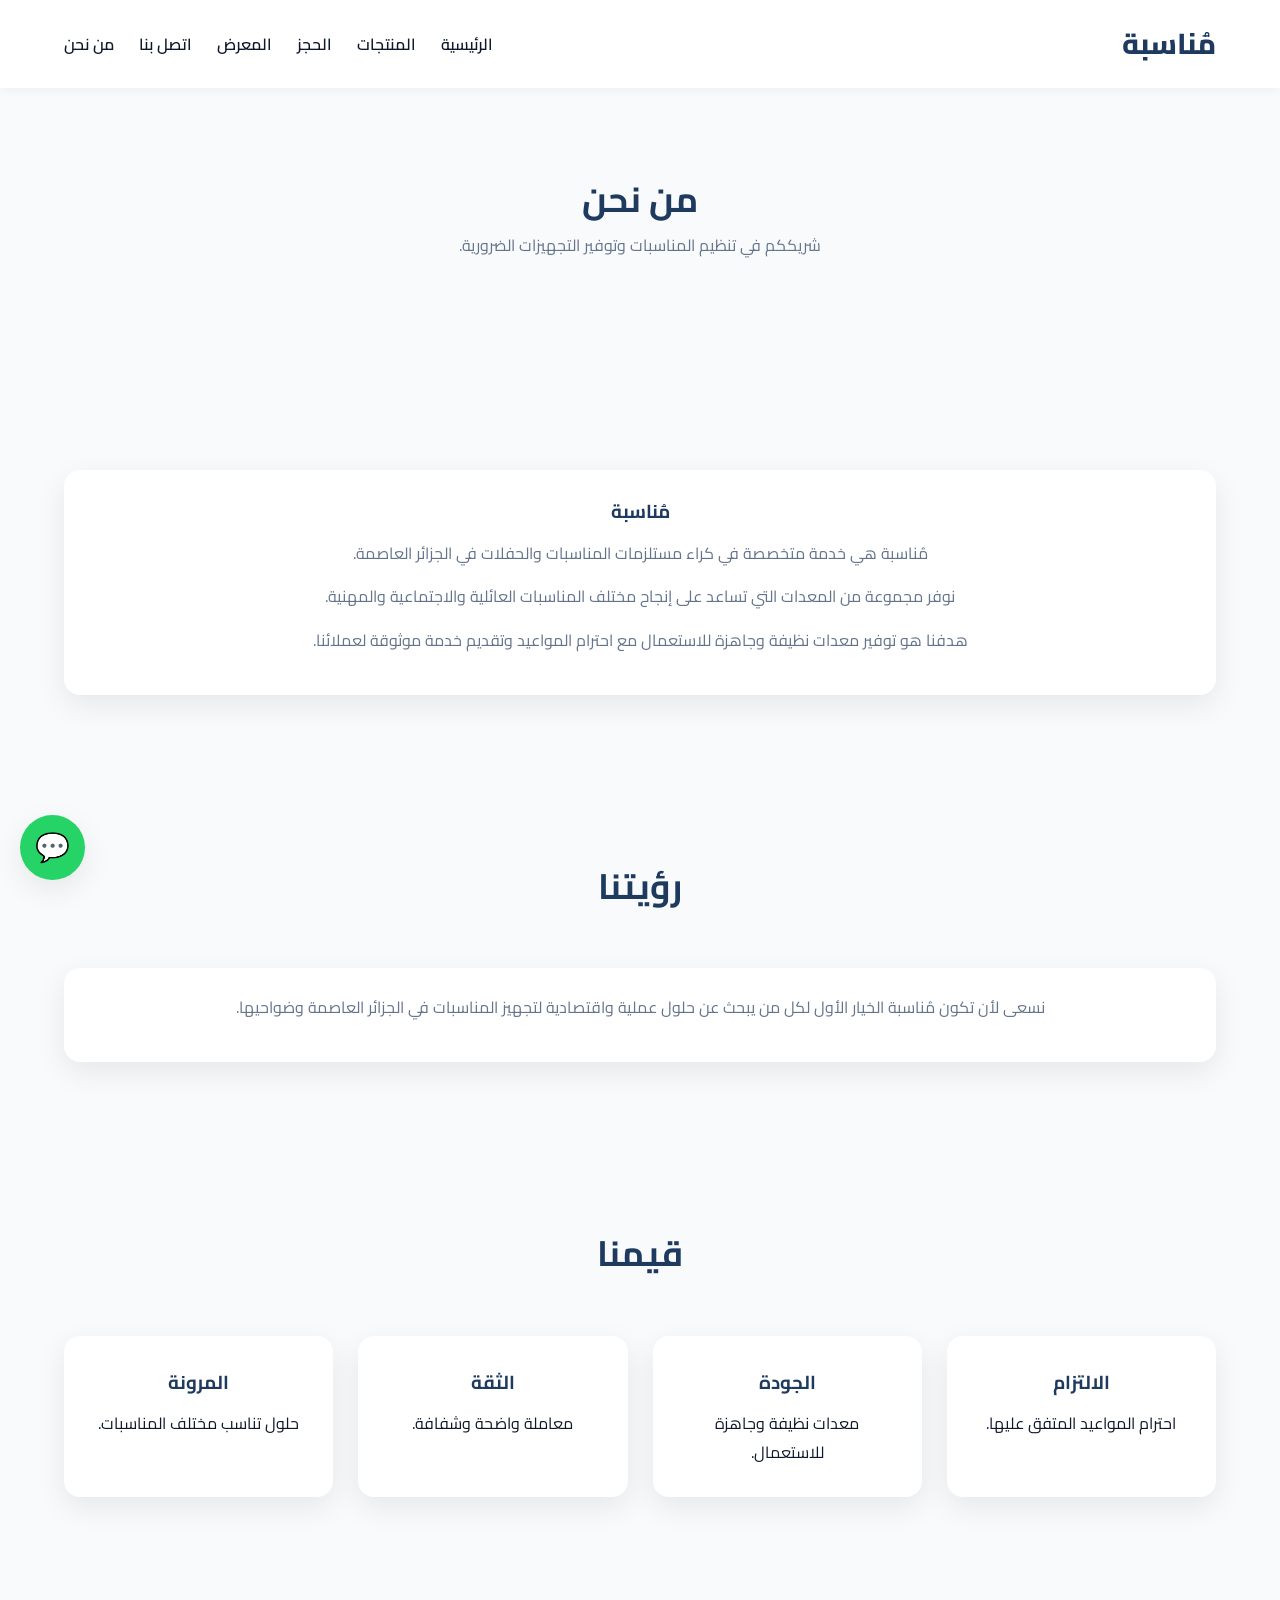
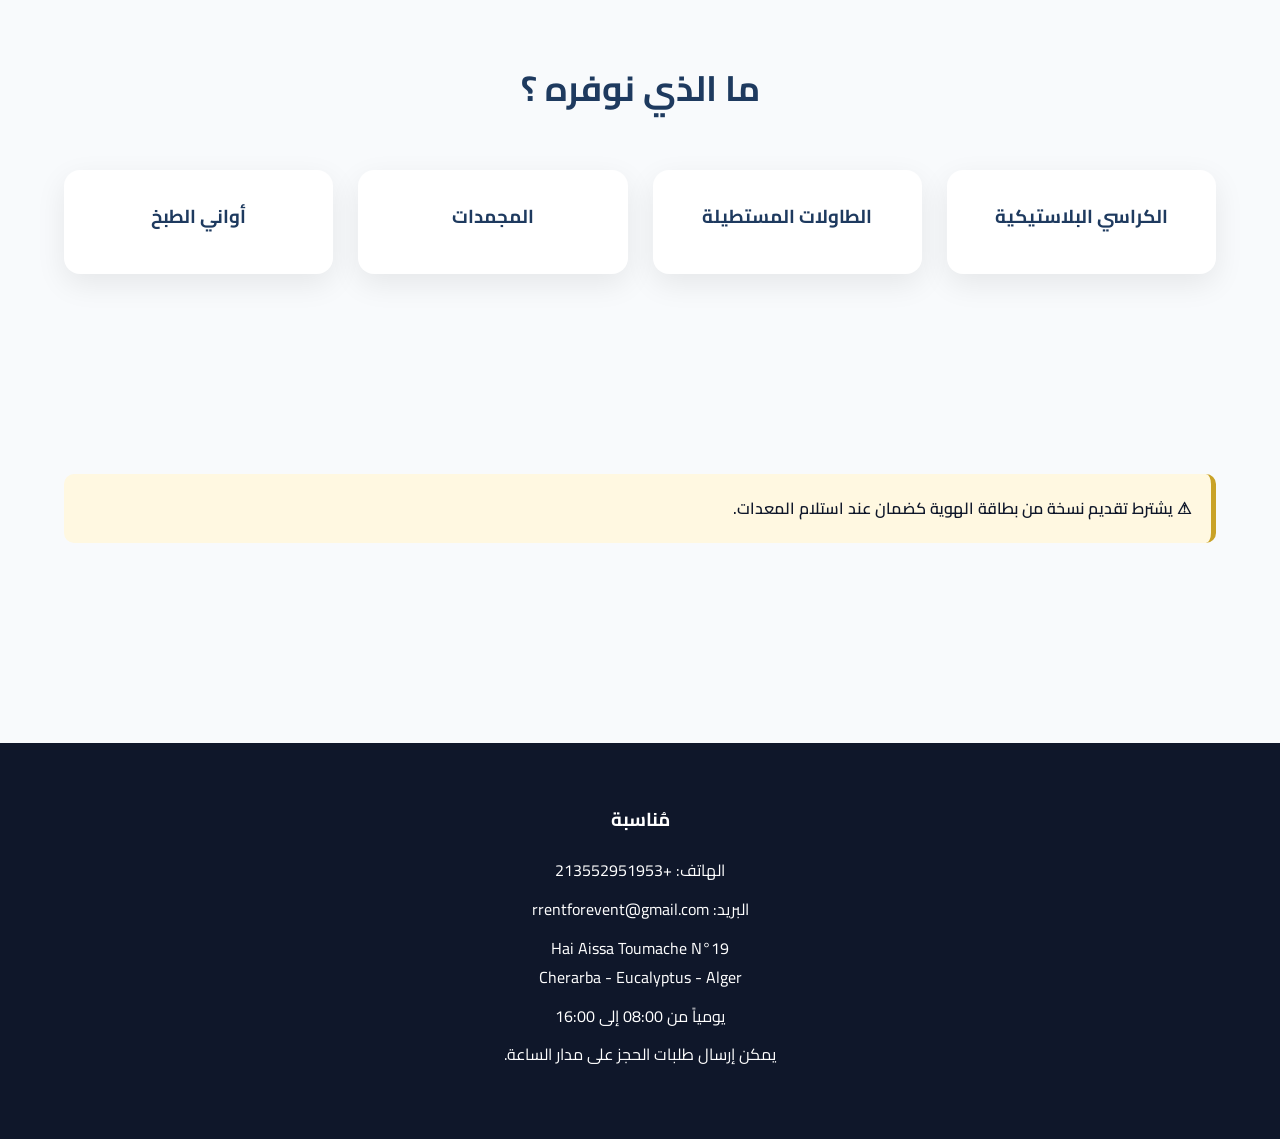
<file: about.html>
<!DOCTYPE html>

<html lang="ar" dir="rtl">

<head>

    <meta charset="UTF-8">

    <meta name="viewport" content="width=device-width, initial-scale=1.0">

    <title>من نحن | مُناسبة</title>

    <meta name="description" content="تعرف على مُناسبة وخدمات كراء مستلزمات المناسبات في الجزائر العاصمة.">

    <link rel="stylesheet" href="style.css">

</head>

<body>

    <!-- NAVBAR -->

    <nav>

        <div class="nav-container">

            <div class="logo">
                مُناسبة
            </div>

            <ul>
                <li><a href="index.html">الرئيسية</a></li>
                <li><a href="products.html">المنتجات</a></li>
                <li><a href="order.html">الحجز</a></li>
                <li><a href="gallery.html">المعرض</a></li>
                <li><a href="contact.html">اتصل بنا</a></li>
                <li><a href="about.html">من نحن</a></li>
            </ul>

        </div>

    </nav>

    <!-- TITLE -->

    <section>

        <div class="container">

            <div class="section-title">

                <h2>من نحن</h2>

                <p>
                    شريككم في تنظيم المناسبات وتوفير التجهيزات الضرورية.
                </p>

            </div>

        </div>

    </section>

    <!-- ABOUT -->

    <section>

        <div class="container">

            <div class="card">

                <div class="card-content">

                    <h3>مُناسبة</h3>

                    <p>

                        مُناسبة هي خدمة متخصصة في كراء مستلزمات
                        المناسبات والحفلات في الجزائر العاصمة.

                    </p>

                    <p>

                        نوفر مجموعة من المعدات التي تساعد
                        على إنجاح مختلف المناسبات العائلية
                        والاجتماعية والمهنية.

                    </p>

                    <p>

                        هدفنا هو توفير معدات نظيفة وجاهزة
                        للاستعمال مع احترام المواعيد
                        وتقديم خدمة موثوقة لعملائنا.

                    </p>

                </div>

            </div>

        </div>

    </section>

    <!-- MISSION -->

    <section>

        <div class="container">

            <div class="section-title">

                <h2>رؤيتنا</h2>

            </div>

            <div class="card">

                <div class="card-content">

                    <p>

                        نسعى لأن تكون مُناسبة الخيار الأول
                        لكل من يبحث عن حلول عملية
                        واقتصادية لتجهيز المناسبات
                        في الجزائر العاصمة وضواحيها.

                    </p>

                </div>

            </div>

        </div>

    </section>

    <!-- VALUES -->

    <section>

        <div class="container">

            <div class="section-title">

                <h2>قيمنا</h2>

            </div>

            <div class="grid">

                <div class="card">

                    <div class="feature">

                        <h3>الالتزام</h3>

                        <p>
                            احترام المواعيد المتفق عليها.
                        </p>

                    </div>

                </div>

                <div class="card">

                    <div class="feature">

                        <h3>الجودة</h3>

                        <p>
                            معدات نظيفة وجاهزة للاستعمال.
                        </p>

                    </div>

                </div>

                <div class="card">

                    <div class="feature">

                        <h3>الثقة</h3>

                        <p>
                            معاملة واضحة وشفافة.
                        </p>

                    </div>

                </div>

                <div class="card">

                    <div class="feature">

                        <h3>المرونة</h3>

                        <p>
                            حلول تناسب مختلف المناسبات.
                        </p>

                    </div>

                </div>

            </div>

        </div>

    </section>

    <!-- PRODUCTS -->

    <section>

        <div class="container">

            <div class="section-title">

                <h2>ما الذي نوفره ؟</h2>

            </div>

            <div class="grid">

                <div class="card">

                    <div class="feature">

                        <h3>الكراسي البلاستيكية</h3>

                    </div>

                </div>

                <div class="card">

                    <div class="feature">

                        <h3>الطاولات المستطيلة</h3>

                    </div>

                </div>

                <div class="card">

                    <div class="feature">

                        <h3>المجمدات</h3>

                    </div>

                </div>

                <div class="card">

                    <div class="feature">

                        <h3>أواني الطبخ</h3>

                    </div>

                </div>

            </div>

        </div>

    </section>

    <!-- NOTICE -->

    <section>

        <div class="container">

            <div class="notice">

                ⚠ يشترط تقديم نسخة من بطاقة الهوية
                كضمان عند استلام المعدات.

            </div>

        </div>

    </section>

    <!-- FOOTER -->

    <footer>

        <h3>مُناسبة</h3>

        <p>
            الهاتف:
            +213552951953
        </p>

        <p>
            البريد:
            rrentforevent@gmail.com
        </p>

        <p>
            Hai Aissa Toumache N°19
            <br>
            Cherarba - Eucalyptus - Alger
        </p>

        <p>
            يومياً من 08:00 إلى 16:00
        </p>

        <p>
            يمكن إرسال طلبات الحجز على مدار الساعة.
        </p>

    </footer>

    <!-- WHATSAPP -->

    <a href="https://wa.me/213552951953" target="_blank" class="floating-whatsapp">

        💬

    </a>

    <script src="main.js"></script>
</body>

</html>
</file>
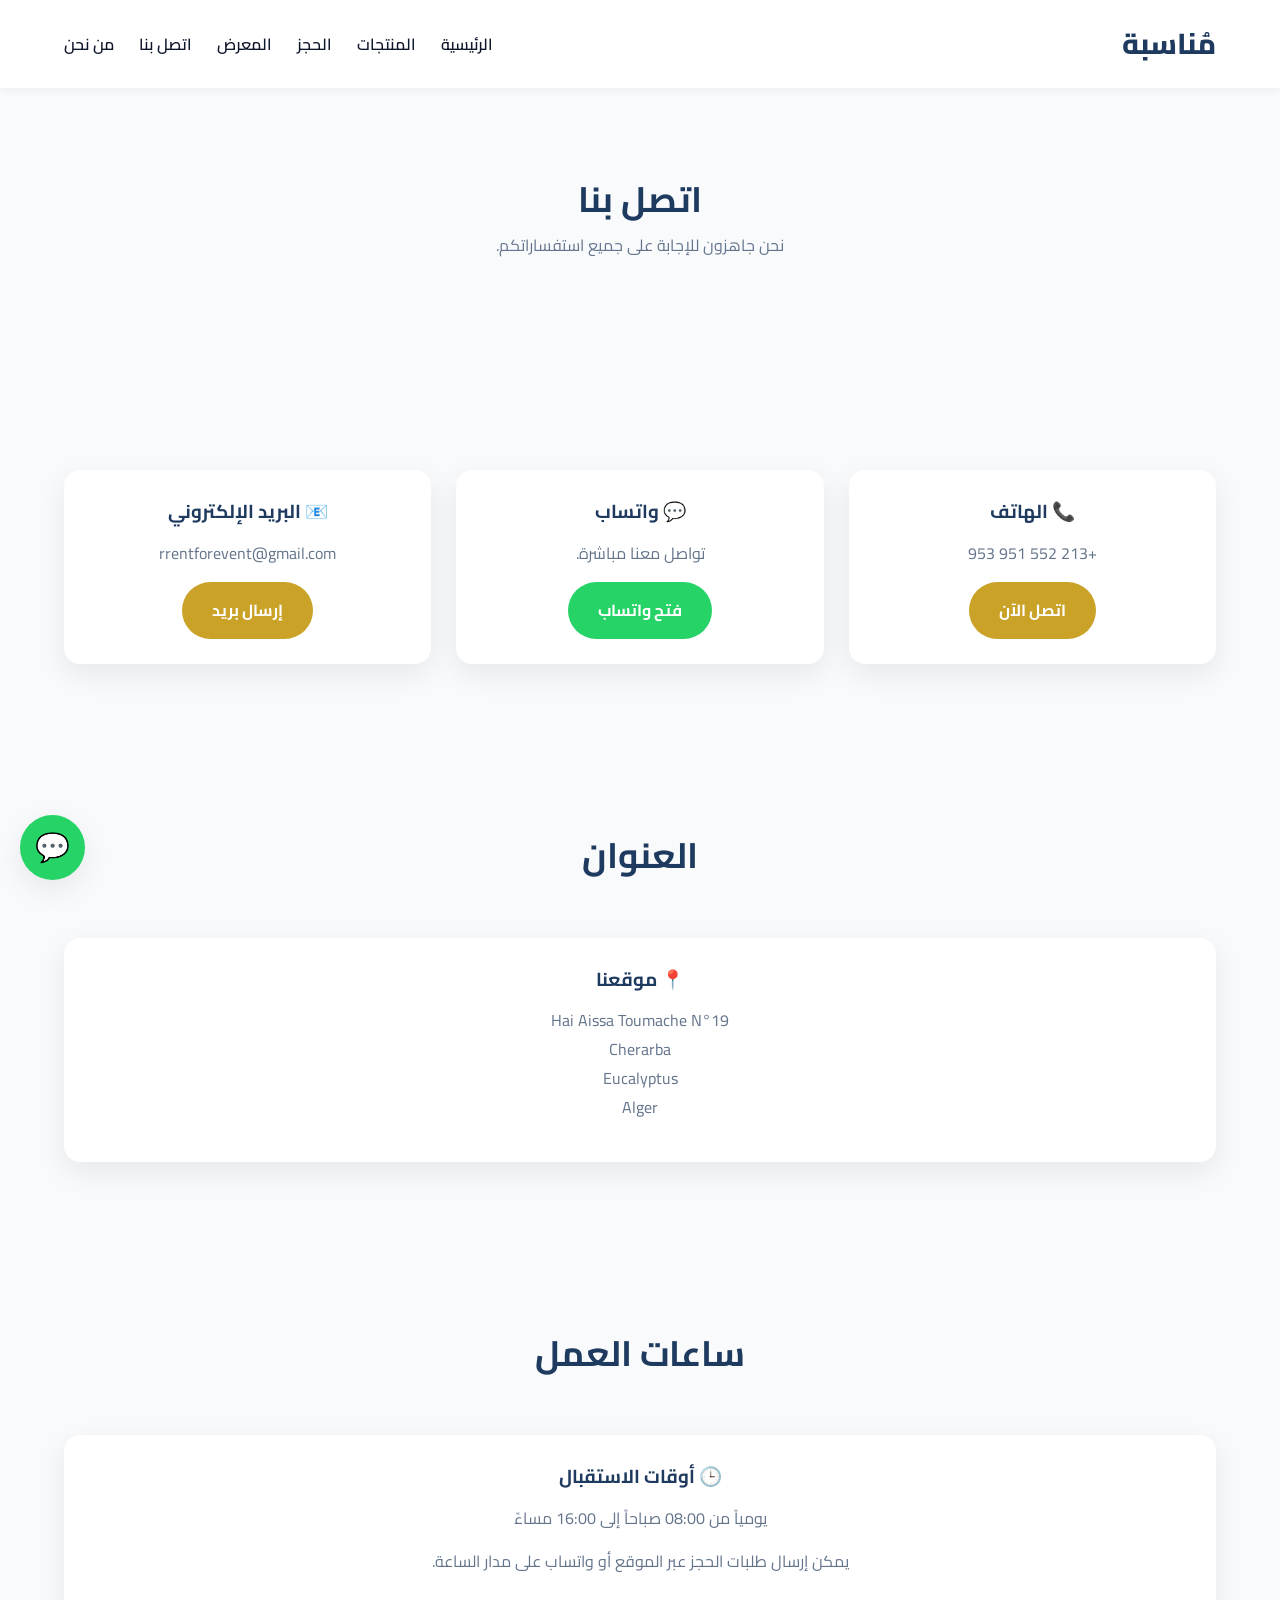
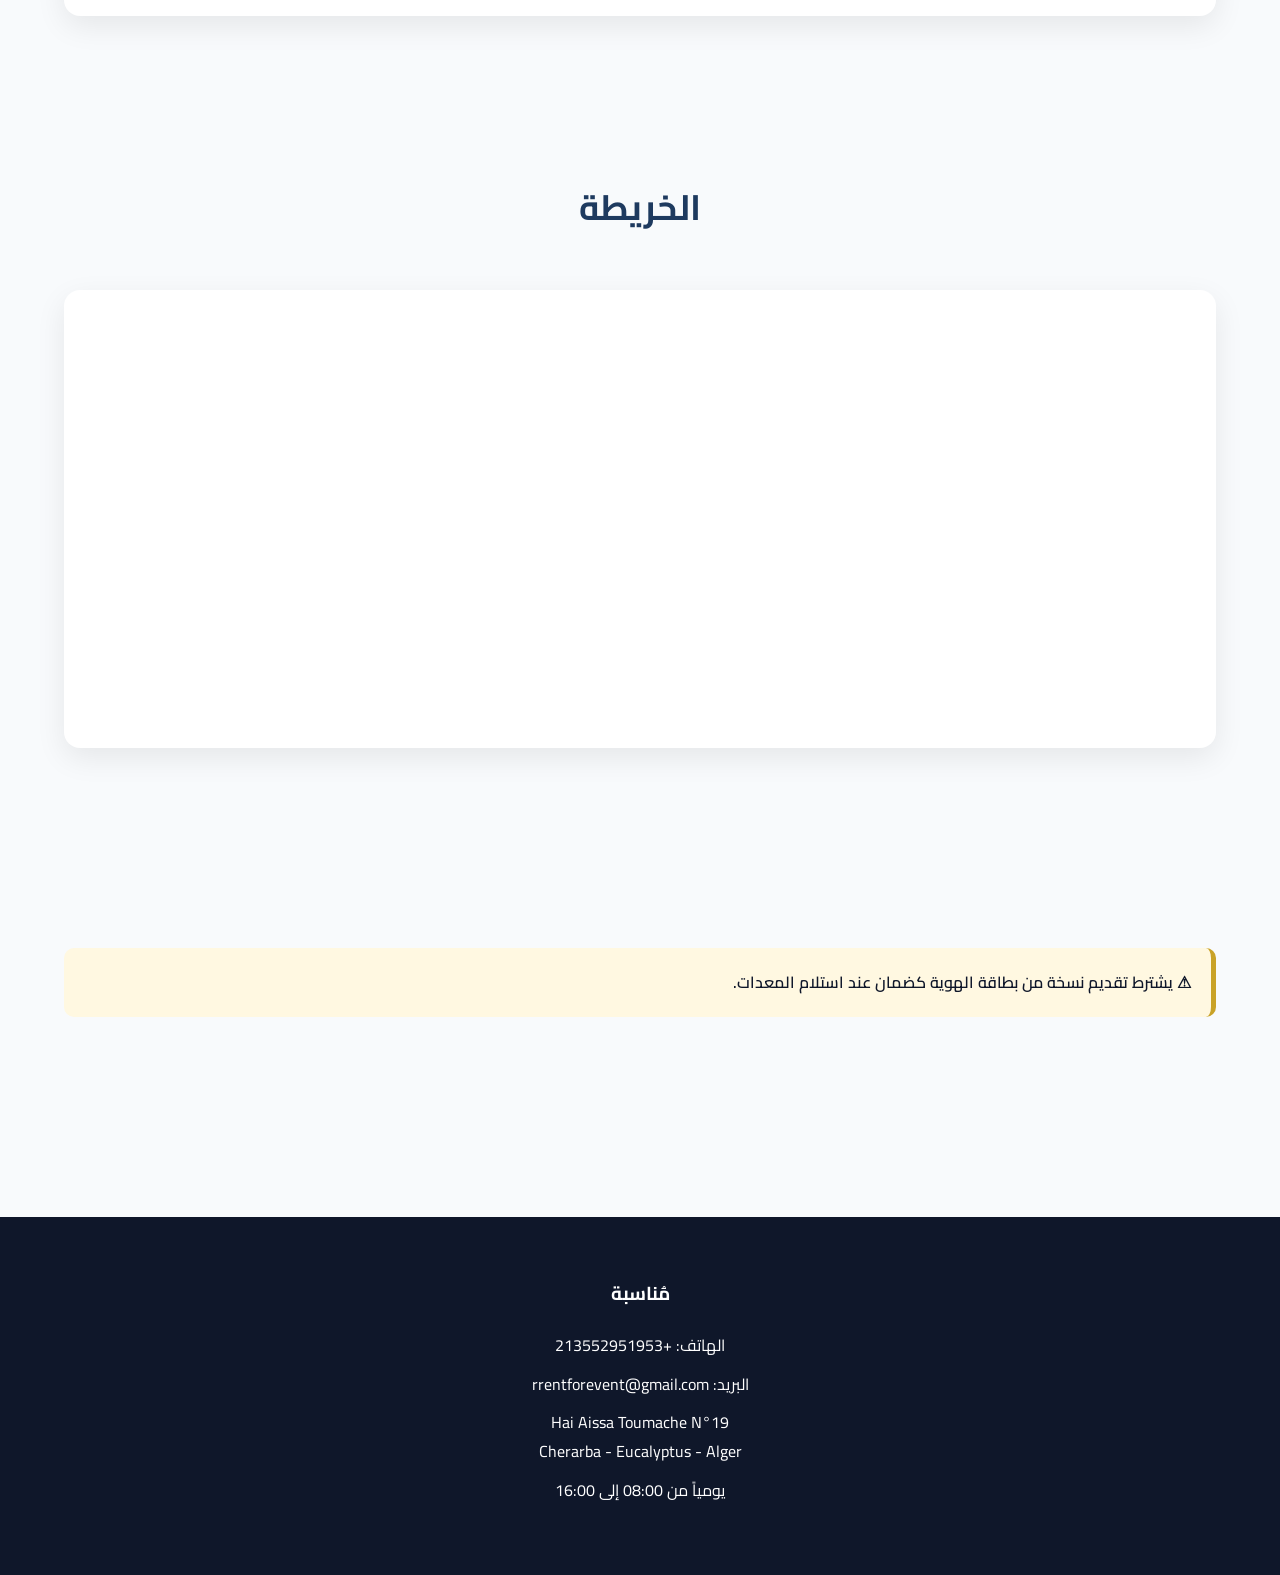
<file: contact.html>
<!DOCTYPE html>

<html lang="ar" dir="rtl">

<head>

    <meta charset="UTF-8">

    <meta name="viewport" content="width=device-width, initial-scale=1.0">

    <title>اتصل بنا | مُناسبة</title>

    <meta name="description" content="تواصل مع مُناسبة للحجز والاستفسار.">

    <link rel="stylesheet" href="style.css">

</head>

<body>

    <!-- NAVBAR -->

    <nav>

        <div class="nav-container">

            <div class="logo">
                مُناسبة
            </div>

            <ul>
                <li><a href="index.html">الرئيسية</a></li>
                <li><a href="products.html">المنتجات</a></li>
                <li><a href="order.html">الحجز</a></li>
                <li><a href="gallery.html">المعرض</a></li>
                <li><a href="contact.html">اتصل بنا</a></li>
                <li><a href="about.html">من نحن</a></li>
            </ul>

        </div>

    </nav>

    <!-- PAGE TITLE -->

    <section>

        <div class="container">

            <div class="section-title">

                <h2>اتصل بنا</h2>

                <p>
                    نحن جاهزون للإجابة على جميع استفساراتكم.
                </p>

            </div>

        </div>

    </section>

    <!-- CONTACT INFO -->

    <section>

        <div class="container">

            <div class="grid">

                <!-- PHONE -->

                <div class="card">

                    <div class="card-content">

                        <h3>📞 الهاتف</h3>

                        <p>
                            +213 552 951 953
                        </p>

                        <a href="tel:+213552951953" class="btn btn-main">

                            اتصل الآن

                        </a>

                    </div>

                </div>

                <!-- WHATSAPP -->

                <div class="card">

                    <div class="card-content">

                        <h3>💬 واتساب</h3>

                        <p>
                            تواصل معنا مباشرة.
                        </p>

                        <a href="https://wa.me/213552951953" target="_blank" class="btn btn-whatsapp">

                            فتح واتساب

                        </a>

                    </div>

                </div>

                <!-- EMAIL -->

                <div class="card">

                    <div class="card-content">

                        <h3>📧 البريد الإلكتروني</h3>

                        <p>
                            rrentforevent@gmail.com
                        </p>

                        <a href="mailto:rrentforevent@gmail.com" class="btn btn-main">

                            إرسال بريد

                        </a>

                    </div>

                </div>

            </div>

        </div>

    </section>

    <!-- ADDRESS -->

    <section>

        <div class="container">

            <div class="section-title">

                <h2>العنوان</h2>

            </div>

            <div class="card">

                <div class="card-content">

                    <h3>📍 موقعنا</h3>

                    <p>

                        Hai Aissa Toumache N°19
                        <br>
                        Cherarba
                        <br>
                        Eucalyptus
                        <br>
                        Alger

                    </p>

                </div>

            </div>

        </div>

    </section>

    <!-- WORKING HOURS -->

    <section>

        <div class="container">

            <div class="section-title">

                <h2>ساعات العمل</h2>

            </div>

            <div class="card">

                <div class="card-content">

                    <h3>🕒 أوقات الاستقبال</h3>

                    <p>

                        يومياً من
                        08:00 صباحاً
                        إلى
                        16:00 مساءً

                    </p>

                    <p>

                        يمكن إرسال طلبات الحجز
                        عبر الموقع أو واتساب
                        على مدار الساعة.

                    </p>

                </div>

            </div>

        </div>

    </section>

    <!-- MAP -->

    <section>

        <div class="container">

            <div class="section-title">

                <h2>الخريطة</h2>

            </div>

            <div class="card">

                <iframe src="https://maps.google.com/maps?q=cherarba%20alger&t=&z=13&ie=UTF8&iwloc=&output=embed"
                    width="100%" height="450" style="border:0;" loading="lazy">
                </iframe>

            </div>

        </div>

    </section>

    <!-- NOTICE -->

    <section>

        <div class="container">

            <div class="notice">

                ⚠ يشترط تقديم نسخة من بطاقة الهوية
                كضمان عند استلام المعدات.

            </div>

        </div>

    </section>

    <!-- FOOTER -->

    <footer>

        <h3>مُناسبة</h3>

        <p>
            الهاتف:
            +213552951953
        </p>

        <p>
            البريد:
            rrentforevent@gmail.com
        </p>

        <p>
            Hai Aissa Toumache N°19
            <br>
            Cherarba - Eucalyptus - Alger
        </p>

        <p>
            يومياً من 08:00 إلى 16:00
        </p>

    </footer>

    <!-- WHATSAPP -->

    <a href="https://wa.me/213552951953" target="_blank" class="floating-whatsapp">

        💬

    </a>

    <script src="main.js"></script>
</body>

</html>
</file>
<file: style.css>
/* =========================
MOUNASABA - STYLE.CSS
========================= */

@import url('https://fonts.googleapis.com/css2?family=Cairo:wght@300;400;600;700;800&display=swap');

:root {
    --primary: #1E3A5F;
    --secondary: #C9A227;
    --light: #F8FAFC;
    --white: #FFFFFF;
    --dark: #0F172A;
    --gray: #64748B;
    --success: #25D366;

    --shadow: 0 10px 30px rgba(0, 0, 0, .08);
    --radius: 16px;

}

/* =========================
RESET
========================= */

* {
    margin: 0;
    padding: 0;
    box-sizing: border-box;
}

html {
    scroll-behavior: smooth;
}

body {
    font-family: 'Cairo', sans-serif;
    background: var(--light);
    color: var(--dark);
    line-height: 1.8;
}

/* =========================
CONTAINER
========================= */

.container {
    width: min(1200px, 90%);
    margin: auto;
}

/* =========================
NAVBAR
========================= */

nav {
    position: sticky;
    top: 0;
    z-index: 1000;

    background: white;
    box-shadow: 0 2px 10px rgba(0, 0, 0, .05);

}

.nav-container {
    width: min(1200px, 90%);
    margin: auto;

    display: flex;
    justify-content: space-between;
    align-items: center;

    padding: 18px 0;

}

.logo {
    font-size: 1.8rem;
    font-weight: 800;
    color: var(--primary);
}

nav ul {
    display: flex;
    gap: 25px;
    list-style: none;
}

nav a {
    text-decoration: none;
    color: var(--dark);
    font-weight: 600;
    transition: .3s;
}

nav a:hover {
    color: var(--secondary);
}

/* =========================
HERO
========================= */

.hero {
    min-height: 80vh;

    display: flex;
    justify-content: center;
    align-items: center;

    text-align: center;

    background:
        linear-gradient(rgba(0, 0, 0, .55),
            rgba(0, 0, 0, .55)),
        url("images/hero.jpg");

    background-size: cover;
    background-position: center;

    color: white;

}

.hero-content {
    width: min(900px, 90%);
}

.hero h1 {
    font-size: 4rem;
    margin-bottom: 15px;
}

.hero p {
    font-size: 1.3rem;
    margin-bottom: 30px;
}

/* =========================
BUTTONS
========================= */

.btn {
    display: inline-block;

    padding: 14px 30px;

    border-radius: 50px;

    text-decoration: none;

    font-weight: 700;

    transition: .3s;

}

.btn-main {
    background: var(--secondary);
    color: white;
}

.btn-main:hover {
    transform: translateY(-3px);
}

.btn-whatsapp {
    background: var(--success);
    color: white;
}

.hero-buttons {
    display: flex;
    justify-content: center;
    gap: 15px;
    flex-wrap: wrap;
}

/* =========================
SECTION
========================= */

section {
    padding: 80px 0;
}

.section-title {
    text-align: center;
    margin-bottom: 50px;
}

.section-title h2 {
    color: var(--primary);
    font-size: 2.2rem;
}

.section-title p {
    color: var(--gray);
}

/* =========================
GRID
========================= */

.grid {
    display: grid;
    grid-template-columns:
        repeat(auto-fit, minmax(260px, 1fr));

    gap: 25px;

}

/* =========================
CARD
========================= */

.card {
    background: white;

    border-radius: var(--radius);

    overflow: hidden;

    box-shadow: var(--shadow);

    transition: .3s;

}

.card:hover {
    transform: translateY(-8px);
}

.card img {
    width: 100%;
    height: 250px;
    object-fit: cover;
}

.card-content {
    padding: 25px;
    text-align: center;
}

.card-content h3 {
    color: var(--primary);
    margin-bottom: 10px;
}

.card-content p {
    color: var(--gray);
    margin-bottom: 15px;
}

/* =========================
FEATURES
========================= */

.feature {
    text-align: center;
    padding: 30px;
}

.feature h3 {
    color: var(--primary);
    margin-bottom: 10px;
}

/* =========================
NOTICE
========================= */

.notice {
    background: #FFF8E1;
    border-right: 5px solid var(--secondary);

    padding: 20px;

    border-radius: 10px;

    margin: 40px auto;

    font-weight: 600;

}

/* =========================
FORM
========================= */

form {
    background: white;

    padding: 35px;

    border-radius: var(--radius);

    box-shadow: var(--shadow);

    max-width: 700px;

    margin: auto;

}

.form-group {
    margin-bottom: 20px;
}

label {
    display: block;
    margin-bottom: 8px;
    font-weight: 600;
}

input,
select,
textarea {
    width: 100%;

    padding: 12px;

    border: 1px solid #ddd;

    border-radius: 10px;

    font-family: 'Cairo', sans-serif;

}

textarea {
    resize: vertical;
}

/* =========================
FOOTER
========================= */

footer {
    background: var(--dark);
    color: white;

    margin-top: 80px;

    padding: 60px 20px;

    text-align: center;

}

footer h3 {
    margin-bottom: 20px;
}

footer p {
    margin: 10px 0;
}

/* =========================
WHATSAPP FLOATING
========================= */

.floating-whatsapp {
    position: fixed;

    left: 20px;
    bottom: 20px;

    width: 65px;
    height: 65px;

    border-radius: 50%;

    background: var(--success);

    color: white;

    text-decoration: none;

    display: flex;
    justify-content: center;
    align-items: center;

    font-size: 28px;

    box-shadow: var(--shadow);

    z-index: 999;

}

/* =========================
MOBILE
========================= */

@media(max-width:768px) {

    .hero h1 {
        font-size: 2.8rem;
    }

    .hero p {
        font-size: 1rem;
    }

    .nav-container {
        flex-direction: column;
        gap: 15px;
    }

    nav ul {
        flex-wrap: wrap;
        justify-content: center;
    }

}

/* =========================
GALLERY
========================= */

.gallery-grid {

    display: grid;

    grid-template-columns:
        repeat(auto-fit, minmax(280px, 1fr));

    gap: 20px;

}

.gallery-grid img {

    width: 100%;

    height: 280px;

    object-fit: cover;

    border-radius: 16px;

    cursor: pointer;

    transition: .3s;

    box-shadow: var(--shadow);

}

.gallery-grid img:hover {

    transform: scale(1.03);

}

/* =========================
BACK TO TOP
========================= */

#backToTop {

    position: fixed;

    right: 20px;
    bottom: 20px;

    width: 55px;
    height: 55px;

    border: none;

    border-radius: 50%;

    background: var(--primary);

    color: white;

    font-size: 24px;

    cursor: pointer;

    display: none;

    justify-content: center;
    align-items: center;

    z-index: 1000;

}

/* =========================
SCROLL EFFECT
========================= */

.card {

    opacity: 0;

    transform: translateY(40px);

}

.card.show {

    opacity: 1;

    transform: translateY(0);

}

/* =========================
LIGHTBOX
========================= */

.lightbox {

    position: fixed;

    inset: 0;

    background: rgba(0, 0, 0, .85);

    display: flex;

    justify-content: center;

    align-items: center;

    z-index: 9999;

}

.lightbox img {

    max-width: 90%;

    max-height: 90%;

    border-radius: 20px;

}

/* =========================
ESTIMATE BOX
========================= */

#estimate {

    margin-top: 20px;

    padding: 15px;

    border-radius: 12px;

    background: #FFF8E1;

    font-weight: 700;

    text-align: center;

}

/* =========================
COUNTERS
========================= */

.counter {

    font-size: 3rem;

    font-weight: 800;

    color: var(--secondary);

}
</file>
